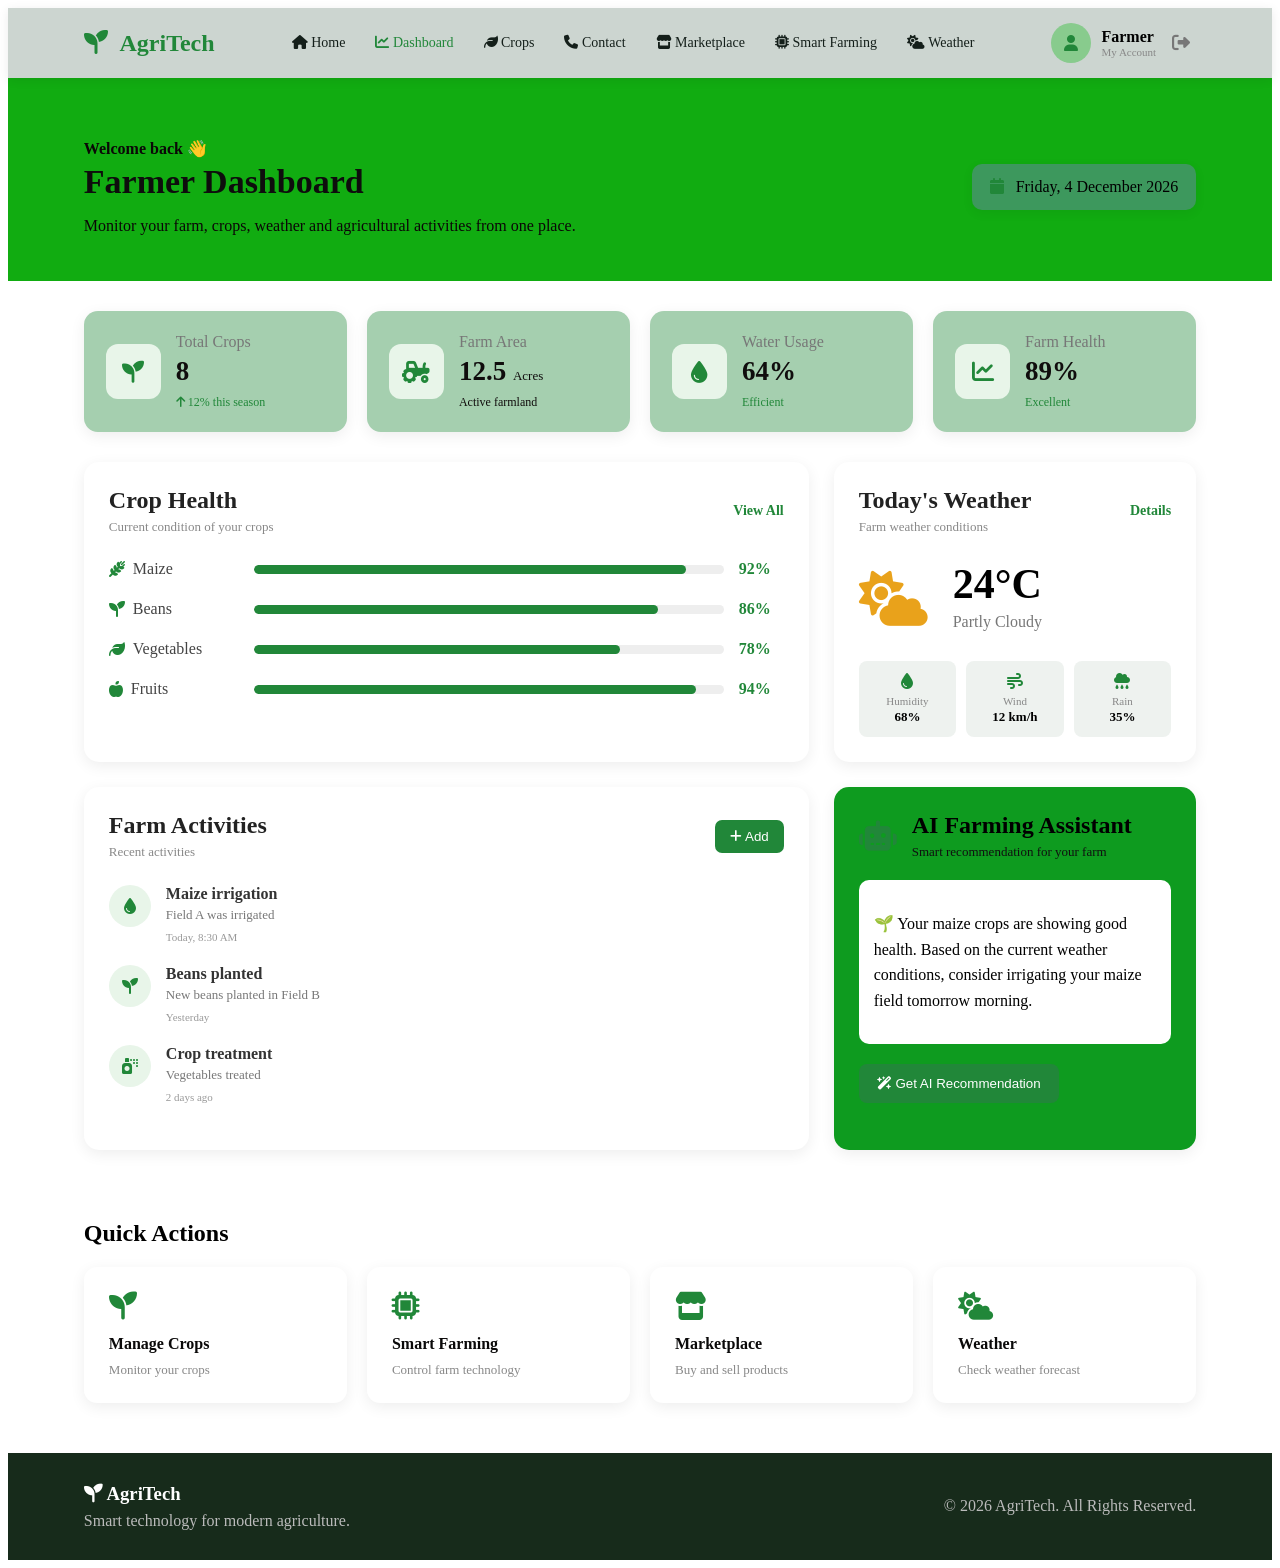
<file: dashboard.html>
<!DOCTYPE html>
<html lang="en">
<head>
    <meta charset="UTF-8">
    <meta name="viewport" content="width=device-width, initial-scale=1.0">

    <title>AgriTech | Dashboard</title>

    <link rel="stylesheet" href="dashboard.css">

    <link rel="stylesheet"
          href="https://cdnjs.cloudflare.com/ajax/libs/font-awesome/6.5.2/css/all.min.css">
</head>

<body>

<!-- ================= NAVBAR ================= -->

<header class="dashboard-navbar">

    <div class="dashboard-logo">
        <i class="fas fa-seedling"></i>
        AgriTech
    </div>

    <nav>
        <a href="index.html">
            <i class="fas fa-home"></i> Home
        </a>

        <a href="dashboard.html" class="active">
            <i class="fas fa-chart-line"></i> Dashboard
        </a>

        <a href="crop.html">
            <i class="fas fa-leaf"></i> Crops
        </a>
        <a href="contact.html">
            <i class="fas fa-phone"></i> Contact
        </a>
        <a href="marketplace.html">
            <i class="fas fa-store"></i> Marketplace
        </a>

        <a href="smart-farming.html">
            <i class="fas fa-microchip"></i> Smart Farming
        </a>

        <a href="weather.html">
            <i class="fas fa-cloud-sun"></i> Weather
        </a>
    </nav>

    <div class="dashboard-user">

        <div class="user-icon">
            <i class="fas fa-user"></i>
        </div>

        <div>
            <strong>Farmer</strong>
            <small>My Account</small>
        </div>

        <button onclick="logout()" class="logout-btn">
            <i class="fas fa-sign-out-alt"></i>
        </button>

    </div>

</header>


<!-- ================= DASHBOARD HEADER ================= -->

<section class="dashboard-header">

    <div>

        <p class="welcome-text">
            Welcome back 👋
        </p>

        <h1>
            Farmer Dashboard
        </h1>

        <p>
            Monitor your farm, crops, weather and agricultural activities
            from one place.
        </p>

    </div>

    <div class="dashboard-date">

        <i class="fas fa-calendar"></i>

        <span id="currentDate">
            Loading date...
        </span>

    </div>

</section>


<!-- ================= STATISTICS ================= -->

<section class="dashboard-stats">

    <div class="dashboard-card">

        <div class="dashboard-card-icon">
            <i class="fas fa-seedling"></i>
        </div>

        <div>
            <p>Total Crops</p>
            <h2>8</h2>
            <span class="positive">
                <i class="fas fa-arrow-up"></i>
                12% this season
            </span>
        </div>

    </div>


    <div class="dashboard-card">

        <div class="dashboard-card-icon">
            <i class="fas fa-tractor"></i>
        </div>

        <div>
            <p>Farm Area</p>
            <h2>12.5 <small>Acres</small></h2>
            <span>Active farmland</span>
        </div>

    </div>


    <div class="dashboard-card">

        <div class="dashboard-card-icon">
            <i class="fas fa-droplet"></i>
        </div>

        <div>
            <p>Water Usage</p>
            <h2>64%</h2>
            <span class="positive">
                Efficient
            </span>
        </div>

    </div>


    <div class="dashboard-card">

        <div class="dashboard-card-icon">
            <i class="fas fa-chart-line"></i>
        </div>

        <div>
            <p>Farm Health</p>
            <h2>89%</h2>
            <span class="positive">
                Excellent
            </span>
        </div>

    </div>

</section>


<!-- ================= MAIN DASHBOARD ================= -->

<section class="dashboard-main">


    <!-- CROP HEALTH -->

    <div class="dashboard-panel crop-health-panel">

        <div class="panel-header">

            <div>
                <h2>Crop Health</h2>
                <p>Current condition of your crops</p>
            </div>

            <a href="crops.html">
                View All
            </a>

        </div>


        <div class="crop-health">

            <div class="crop-row">

                <div class="crop-name">
                    <i class="fas fa-wheat-awn"></i>
                    <span>Maize</span>
                </div>

                <div class="progress-container">
                    <div class="progress-bar"
                         style="width: 92%;">
                    </div>
                </div>

                <strong>92%</strong>

            </div>


            <div class="crop-row">

                <div class="crop-name">
                    <i class="fas fa-seedling"></i>
                    <span>Beans</span>
                </div>

                <div class="progress-container">
                    <div class="progress-bar"
                         style="width: 86%;">
                    </div>
                </div>

                <strong>86%</strong>

            </div>


            <div class="crop-row">

                <div class="crop-name">
                    <i class="fas fa-leaf"></i>
                    <span>Vegetables</span>
                </div>

                <div class="progress-container">
                    <div class="progress-bar"
                         style="width: 78%;">
                    </div>
                </div>

                <strong>78%</strong>

            </div>


            <div class="crop-row">

                <div class="crop-name">
                    <i class="fas fa-apple-whole"></i>
                    <span>Fruits</span>
                </div>

                <div class="progress-container">
                    <div class="progress-bar"
                         style="width: 94%;">
                    </div>
                </div>

                <strong>94%</strong>

            </div>

        </div>

    </div>


    <!-- WEATHER -->

    <div class="dashboard-panel weather-panel">

        <div class="panel-header">

            <div>
                <h2>Today's Weather</h2>
                <p>Farm weather conditions</p>
            </div>

            <a href="weather.html">
                Details
            </a>

        </div>


        <div class="weather-dashboard">

            <i class="fas fa-cloud-sun weather-big-icon"></i>

            <div>

                <h1>24°C</h1>

                <p>
                    Partly Cloudy
                </p>

            </div>

        </div>


        <div class="weather-details">

            <div>
                <i class="fas fa-droplet"></i>
                <span>Humidity</span>
                <strong>68%</strong>
            </div>

            <div>
                <i class="fas fa-wind"></i>
                <span>Wind</span>
                <strong>12 km/h</strong>
            </div>

            <div>
                <i class="fas fa-cloud-rain"></i>
                <span>Rain</span>
                <strong>35%</strong>
            </div>

        </div>

    </div>


    <!-- FARM ACTIVITIES -->

    <div class="dashboard-panel activities-panel">

        <div class="panel-header">

            <div>
                <h2>Farm Activities</h2>
                <p>Recent activities</p>
            </div>

            <button onclick="addActivity()">
                <i class="fas fa-plus"></i>
                Add
            </button>

        </div>


        <div class="activity-list">

            <div class="activity">

                <div class="activity-icon">
                    <i class="fas fa-droplet"></i>
                </div>

                <div>
                    <strong>Maize irrigation</strong>
                    <p>Field A was irrigated</p>
                    <small>Today, 8:30 AM</small>
                </div>

            </div>


            <div class="activity">

                <div class="activity-icon">
                    <i class="fas fa-seedling"></i>
                </div>

                <div>
                    <strong>Beans planted</strong>
                    <p>New beans planted in Field B</p>
                    <small>Yesterday</small>
                </div>

            </div>


            <div class="activity">

                <div class="activity-icon">
                    <i class="fas fa-spray-can"></i>
                </div>

                <div>
                    <strong>Crop treatment</strong>
                    <p>Vegetables treated</p>
                    <small>2 days ago</small>
                </div>

            </div>

        </div>

    </div>


    <!-- AI RECOMMENDATION -->

    <div class="dashboard-panel ai-panel">

        <div class="ai-title">

            <i class="fas fa-robot"></i>

            <div>

                <h2>AI Farming Assistant</h2>

                <p>
                    Smart recommendation for your farm
                </p>

            </div>

        </div>


        <div class="ai-message">

            <p>
                🌱 Your maize crops are showing good health.
                Based on the current weather conditions,
                consider irrigating your maize field tomorrow morning.
            </p>

        </div>


        <button onclick="showRecommendation()">
            <i class="fas fa-wand-magic-sparkles"></i>
            Get AI Recommendation
        </button>

    </div>

</section>


<!-- ================= QUICK ACTIONS ================= -->

<section class="quick-actions">

    <h2>Quick Actions</h2>

    <div class="quick-action-grid">

        <a href="crops.html">

            <i class="fas fa-seedling"></i>

            <strong>Manage Crops</strong>

            <span>
                Monitor your crops
            </span>

        </a>


        <a href="smart-farming.html">

            <i class="fas fa-microchip"></i>

            <strong>Smart Farming</strong>

            <span>
                Control farm technology
            </span>

        </a>


        <a href="marketplace.html">

            <i class="fas fa-store"></i>

            <strong>Marketplace</strong>

            <span>
                Buy and sell products
            </span>

        </a>


        <a href="weather.html">

            <i class="fas fa-cloud-sun"></i>

            <strong>Weather</strong>

            <span>
                Check weather forecast
            </span>

        </a>

    </div>

</section>


<!-- ================= FOOTER ================= -->

<footer class="dashboard-footer">

    <div>

        <h3>
            <i class="fas fa-seedling"></i>
            AgriTech
        </h3>

        <p>
            Smart technology for modern agriculture.
        </p>

    </div>


    <div>

        <p>
            © 2026 AgriTech. All Rights Reserved.
        </p>

    </div>

</footer>


<script>

    // Current date

    const date = new Date();

    document.getElementById("currentDate").textContent =
        date.toLocaleDateString("en-KE", {
            weekday: "long",
            year: "numeric",
            month: "long",
            day: "numeric"
        });


    // Logout

    function logout() {

        const confirmLogout =
            confirm("Are you sure you want to logout?");

        if (confirmLogout) {

            window.location.href = "login.html";

        }

    }


    // Add activity

    function addActivity() {

        const activity =
            prompt("Enter a new farm activity:");

        if (activity) {

            alert(
                "Activity added successfully:\n\n" +
                activity
            );

        }

    }


    // AI recommendation

    function showRecommendation() {

        alert(
            "AI Recommendation:\n\n" +
            "Your crops are currently healthy. " +
            "Monitor soil moisture and consider irrigation " +
            "if the soil becomes dry."
        );

    }

</script>

</body>
</html>
</file>
<file: dashboard.css>
.dashboard-navbar {
    display: flex;
    align-items: center;
    justify-content: space-between;
    padding: 15px 6%;
    background: #ccd5d0;
    box-shadow: 0 2px 10px rgba(0, 0, 0, 0.08);
    position: sticky;
    top: 0;
    z-index: 1000;
}

.dashboard-logo {
    font-size: 24px;
    font-weight: 700;
    color: #218739;
    white-space: nowrap;
}

.dashboard-logo i {
    margin-right: 7px;
}

.dashboard-navbar nav {
    display: flex;
    gap: 20px;
}

.dashboard-navbar nav a {
    text-decoration: none;
    color: #141f1a;
    font-size: 14px;
    padding: 8px 5px;
    transition: 0.3s;
}

.dashboard-navbar nav a:hover,
.dashboard-navbar nav a.active {
    color: #218739;
}

.dashboard-user {
    display: flex;
    align-items: center;
    gap: 10px;
}

.dashboard-user small {
    display: block;
    color: #888;
    font-size: 11px;
}

.user-icon {
    width: 40px;
    height: 40px;
    border-radius: 50%;
    background: #88cb8d;
    color: #218739;
    display: flex;
    align-items: center;
    justify-content: center;
}

.logout-btn {
    border: none;
    background: transparent;
    color: #777;
    font-size: 18px;
    cursor: pointer;
}


/* ================= DASHBOARD HEADER ================= */

.dashboard-header {
    padding: 45px 6% 30px;
    background: #11ac11;
    display: flex;
    justify-content: space-between;
    align-items: center;
}

.welcome-text {
    color: #218739;
    font-weight: 600;
    margin-bottom: 5px;
}

.dashboard-header h1 {
    margin: 0 0 10px;
    font-size: 34px;
    color: #0e0d0d;
}

.dashboard-header p {
    color: #0b0707;
}

.dashboard-date {
    background: rgb(61, 152, 93);
    padding: 14px 18px;
    border-radius: 10px;
    box-shadow: 0 3px 12px rgba(0, 0, 0, 0.06);
}

.dashboard-date i {
    color: #218739;
    margin-right: 8px;
}


/* ================= STATISTICS ================= */

.dashboard-stats {
    display: grid;
    grid-template-columns: repeat(4, 1fr);
    gap: 20px;
    padding: 30px 6%;
}

.dashboard-card {
    background: rgb(165, 207, 175);
    padding: 22px;
    border-radius: 14px;
    box-shadow: 0 4px 15px rgba(0, 0, 0, 0.07);
    display: flex;
    align-items: center;
    gap: 15px;
}

.dashboard-card-icon {
    width: 55px;
    height: 55px;
    border-radius: 12px;
    background: #e8f5e9;
    color: #218739;
    display: flex;
    align-items: center;
    justify-content: center;
    font-size: 22px;
}

.dashboard-card p {
    margin: 0 0 5px;
    color: #777;
}

.dashboard-card h2 {
    margin: 0 0 5px;
    font-size: 27px;
    color: #100d0d;
}

.dashboard-card h2 small {
    font-size: 13px;
    font-weight: normal;
}

.dashboard-card span {
    color: #100c0c;
    font-size: 12px;
}

.dashboard-card .positive {
    color: #218739;
}


/* ================= MAIN DASHBOARD ================= */

.dashboard-main {
    padding: 0 6% 40px;
    display: grid;
    grid-template-columns: 2fr 1fr;
    gap: 25px;
}

.dashboard-panel {
    background: white;
    border-radius: 15px;
    padding: 25px;
    box-shadow: 0 4px 15px rgba(0, 0, 0, 0.07);
}

.panel-header {
    display: flex;
    justify-content: space-between;
    align-items: center;
    margin-bottom: 25px;
}

.panel-header h2 {
    margin: 0 0 5px;
    color: #222;
}

.panel-header p {
    margin: 0;
    color: #888;
    font-size: 13px;
}

.panel-header a {
    color: #218739;
    text-decoration: none;
    font-size: 14px;
    font-weight: 600;
}

.panel-header button {
    border: none;
    background: #218739;
    color: white;
    padding: 9px 15px;
    border-radius: 7px;
    cursor: pointer;
}


/* ================= CROP HEALTH ================= */

.crop-row {
    display: grid;
    grid-template-columns: 130px 1fr 45px;
    align-items: center;
    gap: 15px;
    margin-bottom: 22px;
}

.crop-name {
    display: flex;
    align-items: center;
    gap: 8px;
    color: #444;
}

.crop-name i {
    color: #218739;
}

.progress-container {
    height: 9px;
    background: #eeeeee;
    border-radius: 10px;
    overflow: hidden;
}

.progress-bar {
    height: 100%;
    background: #218739;
    border-radius: 10px;
}

.crop-row strong {
    color: #218739;
}


/* ================= WEATHER ================= */

.weather-dashboard {
    display: flex;
    align-items: center;
    gap: 25px;
    margin-bottom: 25px;
}

.weather-big-icon {
    font-size: 55px;
    color: #e9a21b;
}

.weather-dashboard h1 {
    margin: 0;
    font-size: 42px;
}

.weather-dashboard p {
    margin: 5px 0;
    color: #777;
}

.weather-details {
    display: grid;
    grid-template-columns: repeat(3, 1fr);
    gap: 10px;
}

.weather-details div {
    background: #eef2ef;
    padding: 12px;
    border-radius: 8px;
    text-align: center;
}

.weather-details i {
    display: block;
    color: #218739;
    margin-bottom: 6px;
}

.weather-details span {
    display: block;
    color: #888;
    font-size: 11px;
}

.weather-details strong {
    font-size: 13px;
}


/* ================= ACTIVITIES ================= */

.activity {
    display: flex;
    gap: 15px;
    margin-bottom: 20px;
}

.activity-icon {
    min-width: 42px;
    height: 42px;
    border-radius: 50%;
    background: #e8f5e9;
    color: #218739;
    display: flex;
    align-items: center;
    justify-content: center;
}

.activity strong {
    color: #333;
}

.activity p {
    margin: 4px 0;
    color: #777;
    font-size: 13px;
}

.activity small {
    color: #999;
    font-size: 11px;
}


/* ================= AI PANEL ================= */

.ai-panel {
    background: #0e9b1f;
}

.ai-title {
    display: flex;
    align-items: center;
    gap: 15px;
}

.ai-title > i {
    font-size: 30px;
    color: #218739;
}

.ai-title h2 {
    margin: 0 0 5px;
}

.ai-title p {
    margin: 0;
    color: #101010;
    font-size: 13px;
}

.ai-message {
    background: white;
    padding: 15px;
    margin: 20px 0;
    border-radius: 10px;
    line-height: 1.6;
}

.ai-panel button {
    border: none;
    background: #218739;
    color: white;
    padding: 12px 18px;
    border-radius: 8px;
    cursor: pointer;
}

.ai-panel button:hover {
    opacity: 0.9;
}


/* ================= QUICK ACTIONS ================= */

.quick-actions {
    padding: 10px 6% 50px;
}

.quick-actions h2 {
    margin-bottom: 20px;
}

.quick-action-grid {
    display: grid;
    grid-template-columns: repeat(4, 1fr);
    gap: 20px;
}

.quick-action-grid a {
    background: white;
    padding: 25px;
    border-radius: 13px;
    text-decoration: none;
    color: #0a0909;
    box-shadow: 0 4px 15px rgba(0, 0, 0, 0.07);
    transition: 0.3s;
}

.quick-action-grid a:hover {
    transform: translateY(-5px);
}

.quick-action-grid i {
    display: block;
    color: #218739;
    font-size: 28px;
    margin-bottom: 15px;
}

.quick-action-grid strong {
    display: block;
    margin-bottom: 7px;
}

.quick-action-grid span {
    color: #888;
    font-size: 13px;
}


/* ================= FOOTER ================= */

.dashboard-footer {
    background: #172b1b;
    color: white;
    padding: 30px 6%;
    display: flex;
    justify-content: space-between;
    align-items: center;
}

.dashboard-footer h3 {
    margin: 0 0 7px;
}

.dashboard-footer p {
    color: #bbb;
    margin: 0;
}


/* ================= MOBILE ================= */

@media (max-width: 1000px) {

    .dashboard-navbar nav {
        display: none;
    }

    .dashboard-stats {
        grid-template-columns: repeat(2, 1fr);
    }

    .dashboard-main {
        grid-template-columns: 1fr;
    }

    .quick-action-grid {
        grid-template-columns: repeat(2, 1fr);
    }

}

@media (max-width: 600px) {

    .dashboard-navbar {
        padding: 13px 4%;
    }

    .dashboard-logo {
        font-size: 20px;
    }

    .dashboard-user div:nth-child(2) {
        display: none;
    }

    .dashboard-header {
        padding: 30px 5%;
        display: block;
    }

    .dashboard-header h1 {
        font-size: 27px;
    }

    .dashboard-date {
        margin-top: 20px;
        display: inline-block;
    }

    .dashboard-stats {
        grid-template-columns: 1fr;
        padding: 25px 5%;
    }

    .dashboard-main {
        padding: 0 5% 30px;
    }

    .dashboard-panel {
        padding: 18px;
    }

    .crop-row {
        grid-template-columns: 90px 1fr 35px;
        gap: 8px;
        font-size: 13px;
    }

    .weather-details {
        grid-template-columns: 1fr;
    }

    .quick-actions {
        padding: 10px 5% 40px;
    }

    .quick-action-grid {
        grid-template-columns: 1fr;
    }

    .dashboard-footer {
        display: block;
        text-align: center;
    }

}
</file>
